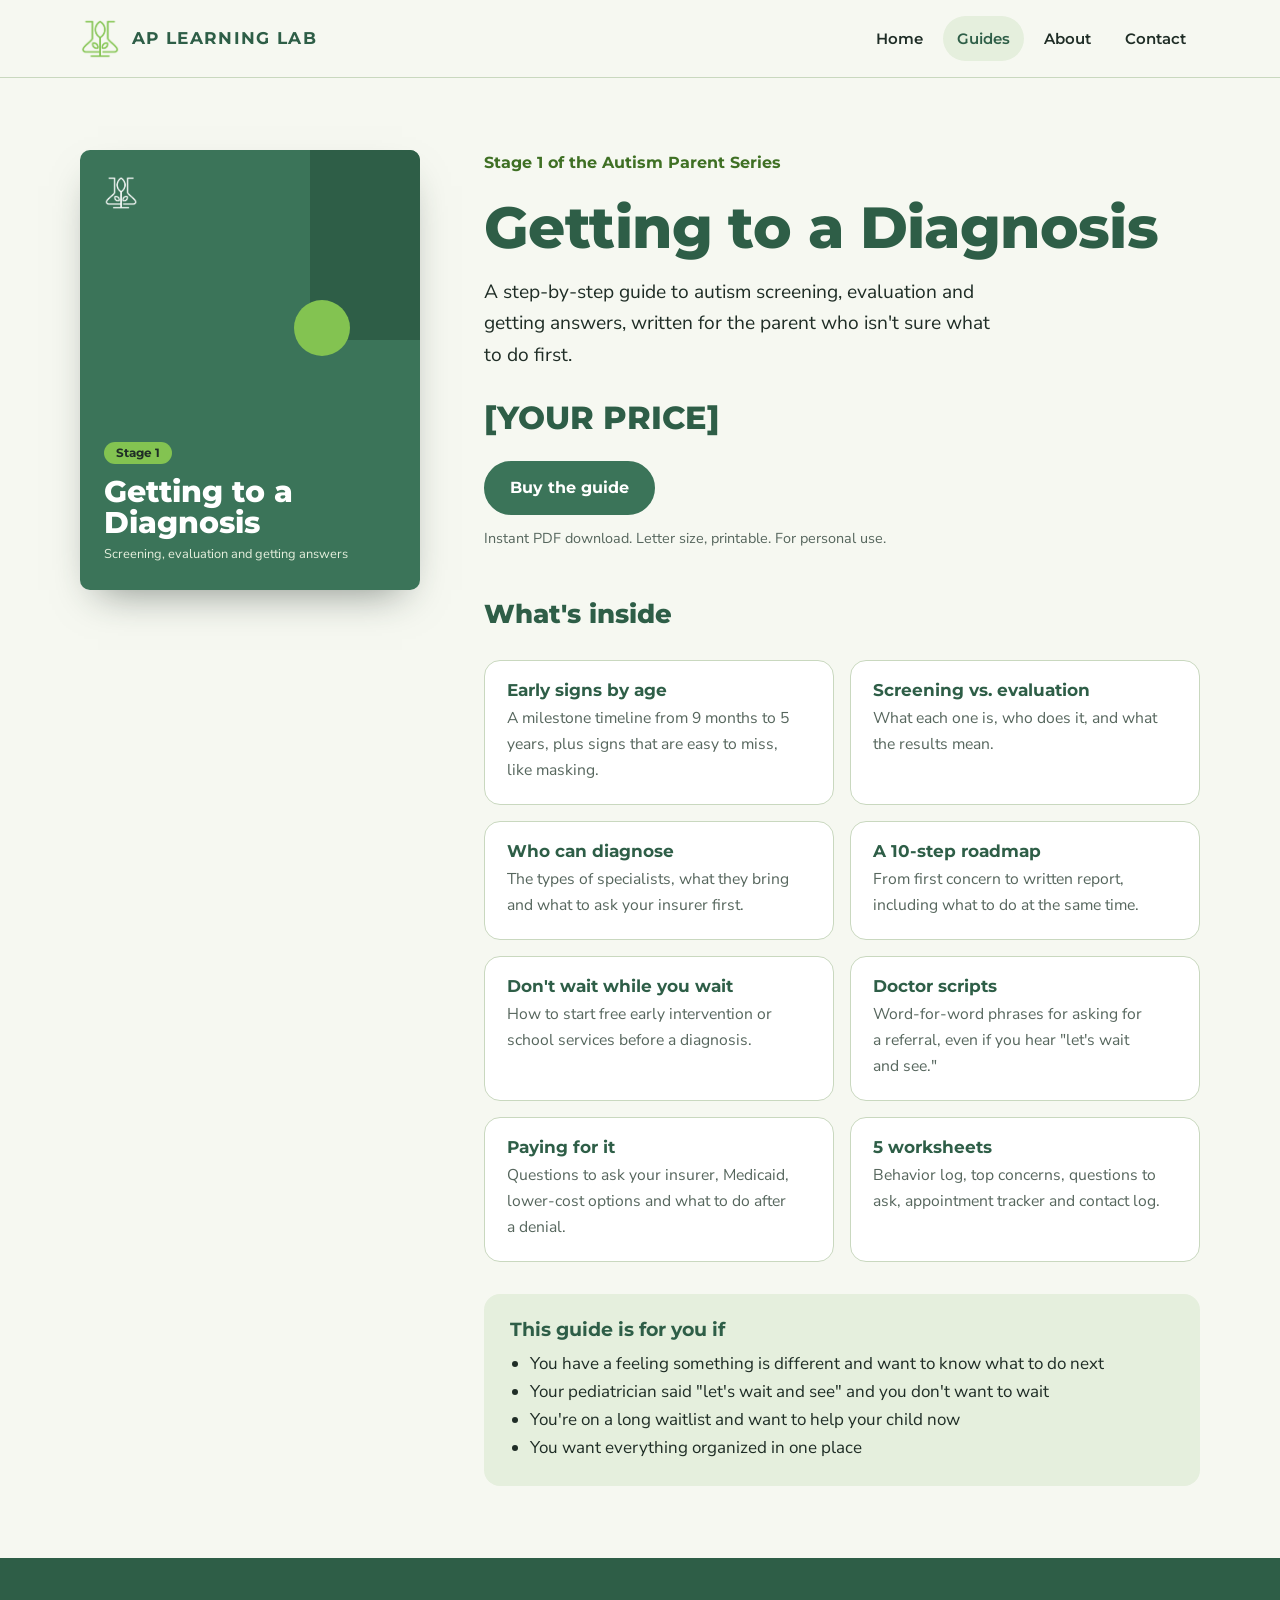
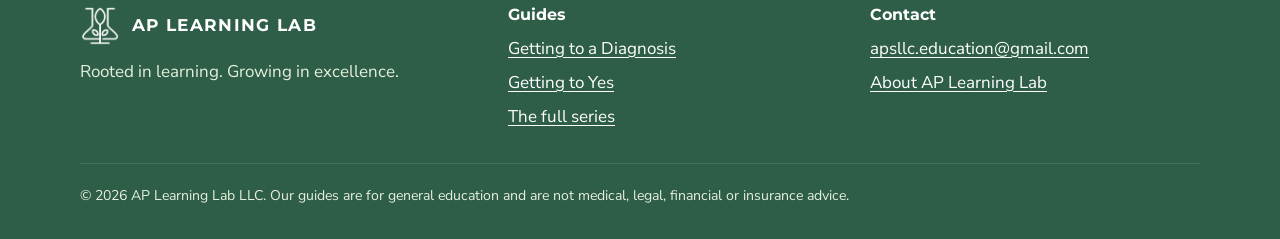
<file: getting-to-a-diagnosis.html>
<!doctype html>
<html lang="en">
<head>
<meta charset="utf-8">
<meta name="viewport" content="width=device-width, initial-scale=1">
<title>Getting to a Diagnosis | AP Learning Lab</title>
<meta name="description" content="A parent's step-by-step guide to autism screening, evaluation and getting answers, with scripts and worksheets.">
<meta property="og:title" content="Getting to a Diagnosis | AP Learning Lab">
<meta property="og:description" content="A parent's step-by-step guide to autism screening, evaluation and getting answers, with scripts and worksheets.">
<link rel="icon" type="image/png" href="favicon.png">
<link rel="apple-touch-icon" href="apple-touch-icon.png">
<link rel="preconnect" href="https://fonts.googleapis.com">
<link rel="preconnect" href="https://fonts.gstatic.com" crossorigin>
<link rel="stylesheet" href="https://fonts.googleapis.com/css2?family=Montserrat:wght@600;700;800&family=Nunito+Sans:ital,wght@0,400;0,600;0,700;1,400&display=swap">
<link rel="stylesheet" href="styles.css">
</head>
<body>
<a class="skip" href="#main">Skip to content</a>
<header class="site-header">
  <div class="wrap">
    <a class="brand" href="index.html"><img src="ap-mark-lime.png" alt=""><span>AP LEARNING LAB</span></a>
    <nav class="nav" aria-label="Main"><a href="index.html">Home</a><a href="index.html#guides" aria-current="page">Guides</a><a href="about.html">About</a><a href="about.html#contact">Contact</a></nav>
  </div>
</header>
<main id="main">

<section class="product-hero">
  <div class="wrap">
    <div class="cover" aria-hidden="true">
  <img class="mark" src="ap-mark-white.png" alt="">
  <div><span class="stage">Stage 1</span><div class="title">Getting to a Diagnosis</div><div class="sub">Screening, evaluation and getting answers</div></div>
</div>
    <div>
      <p class="tagline">Stage 1 of the Autism Parent Series</p>
      <h1>Getting to a Diagnosis</h1>
      <p style="margin-top:16px;font-size:1.2rem;max-width:44ch">A step-by-step guide to autism screening, evaluation and getting answers, written for the parent who isn't sure what to do first.</p>
      <p class="price">[YOUR PRICE]</p>
      <div class="buy-box">
        <!-- BUY BUTTON: replace YOUR-CHECKOUT-LINK below with your Payhip, Gumroad or
             Lemon Squeezy product link, or paste the platform's embed code here.
             See README.md, step 4. -->
        <a class="btn" href="YOUR-CHECKOUT-LINK">Buy the guide</a>
      </div>
      <p class="fine">Instant PDF download. Letter size, printable. For personal use.</p>
      <h2 style="margin-top:48px;font-size:1.6rem">What's inside</h2>
      <div class="inside"><div><h3>Early signs by age</h3><p>A milestone timeline from 9 months to 5 years, plus signs that are easy to miss, like masking.</p></div><div><h3>Screening vs. evaluation</h3><p>What each one is, who does it, and what the results mean.</p></div><div><h3>Who can diagnose</h3><p>The types of specialists, what they bring and what to ask your insurer first.</p></div><div><h3>A 10-step roadmap</h3><p>From first concern to written report, including what to do at the same time.</p></div><div><h3>Don't wait while you wait</h3><p>How to start free early intervention or school services before a diagnosis.</p></div><div><h3>Doctor scripts</h3><p>Word-for-word phrases for asking for a referral, even if you hear "let's wait and see."</p></div><div><h3>Paying for it</h3><p>Questions to ask your insurer, Medicaid, lower-cost options and what to do after a denial.</p></div><div><h3>5 worksheets</h3><p>Behavior log, top concerns, questions to ask, appointment tracker and contact log.</p></div></div>
      <div class="for-whom"><h3>This guide is for you if</h3><ul><li>You have a feeling something is different and want to know what to do next</li><li>Your pediatrician said "let's wait and see" and you don't want to wait</li><li>You're on a long waitlist and want to help your child now</li><li>You want everything organized in one place</li></ul></div>
      
    </div>
  </div>
</section>
</main>
<footer class="site-footer">
  <div class="wrap">
    <div>
      <a class="brand" href="index.html"><img src="ap-mark-white.png" alt=""><span>AP LEARNING LAB</span></a>
      <p style="margin-top:12px">Rooted in learning. Growing in excellence.</p>
    </div>
    <div>
      <h3>Guides</h3>
      <ul>
        <li><a href="getting-to-a-diagnosis.html">Getting to a Diagnosis</a></li>
        <li><a href="getting-to-yes.html">Getting to Yes</a></li>
        <li><a href="index.html#guides">The full series</a></li>
      </ul>
    </div>
    <div>
      <h3>Contact</h3>
      <ul>
        <li><a href="mailto:apsllc.education@gmail.com">apsllc.education@gmail.com</a></li>
        <li><a href="about.html">About AP Learning Lab</a></li>
      </ul>
    </div>
    <p class="legal">© 2026 AP Learning Lab LLC. Our guides are for general education and are not medical, legal, financial or insurance advice.</p>
  </div>
</footer>
</body>
</html>
</file>
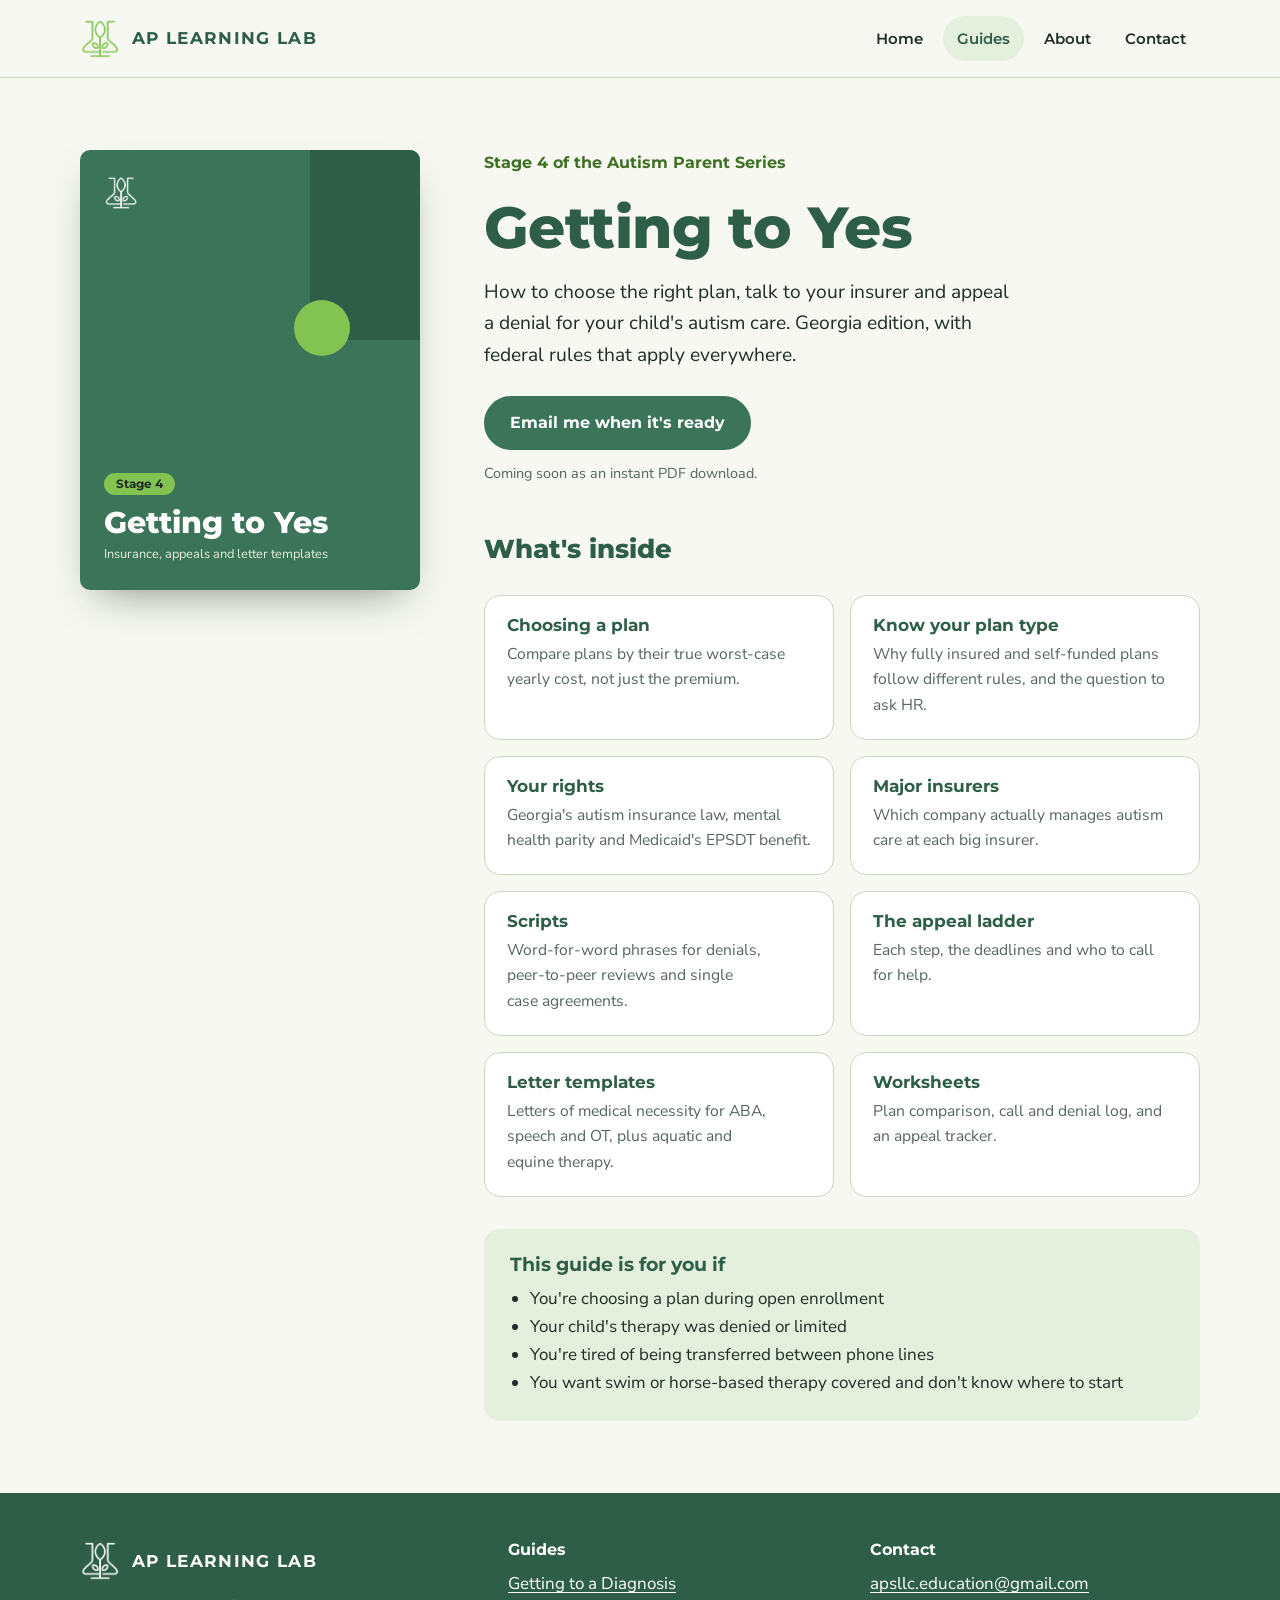
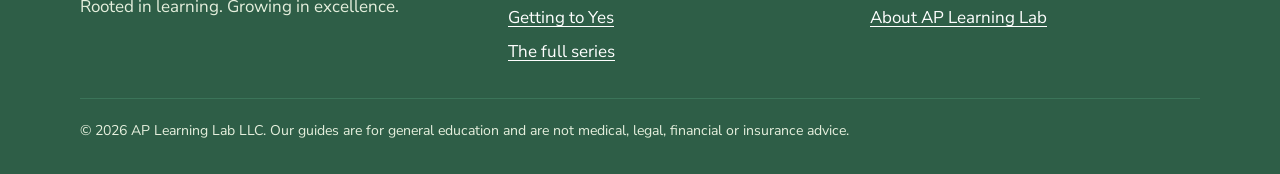
<file: getting-to-yes.html>
<!doctype html>
<html lang="en">
<head>
<meta charset="utf-8">
<meta name="viewport" content="width=device-width, initial-scale=1">
<title>Getting to Yes | AP Learning Lab</title>
<meta name="description" content="A parent's guide to choosing a plan, working with your insurer and appealing denials for autism care.">
<meta property="og:title" content="Getting to Yes | AP Learning Lab">
<meta property="og:description" content="A parent's guide to choosing a plan, working with your insurer and appealing denials for autism care.">
<link rel="icon" type="image/png" href="favicon.png">
<link rel="apple-touch-icon" href="apple-touch-icon.png">
<link rel="preconnect" href="https://fonts.googleapis.com">
<link rel="preconnect" href="https://fonts.gstatic.com" crossorigin>
<link rel="stylesheet" href="https://fonts.googleapis.com/css2?family=Montserrat:wght@600;700;800&family=Nunito+Sans:ital,wght@0,400;0,600;0,700;1,400&display=swap">
<link rel="stylesheet" href="styles.css">
</head>
<body>
<a class="skip" href="#main">Skip to content</a>
<header class="site-header">
  <div class="wrap">
    <a class="brand" href="index.html"><img src="ap-mark-lime.png" alt=""><span>AP LEARNING LAB</span></a>
    <nav class="nav" aria-label="Main"><a href="index.html">Home</a><a href="index.html#guides" aria-current="page">Guides</a><a href="about.html">About</a><a href="about.html#contact">Contact</a></nav>
  </div>
</header>
<main id="main">

<section class="product-hero">
  <div class="wrap">
    <div class="cover" aria-hidden="true">
  <img class="mark" src="ap-mark-white.png" alt="">
  <div><span class="stage">Stage 4</span><div class="title">Getting to Yes</div><div class="sub">Insurance, appeals and letter templates</div></div>
</div>
    <div>
      <p class="tagline">Stage 4 of the Autism Parent Series</p>
      <h1>Getting to Yes</h1>
      <p style="margin-top:16px;font-size:1.2rem;max-width:44ch">How to choose the right plan, talk to your insurer and appeal a denial for your child's autism care. Georgia edition, with federal rules that apply everywhere.</p>
      <div class="buy-box" style="margin-top:24px">
        <!-- When this guide is ready: replace this block with the price and buy button
             from getting-to-a-diagnosis.html. -->
        <a class="btn" href="mailto:apsllc.education@gmail.com?subject=Tell%20me%20when%20Getting%20to%20Yes%20is%20ready">Email me when it's ready</a>
      </div>
      <p class="fine">Coming soon as an instant PDF download.</p>
      <h2 style="margin-top:48px;font-size:1.6rem">What's inside</h2>
      <div class="inside"><div><h3>Choosing a plan</h3><p>Compare plans by their true worst-case yearly cost, not just the premium.</p></div><div><h3>Know your plan type</h3><p>Why fully insured and self-funded plans follow different rules, and the question to ask HR.</p></div><div><h3>Your rights</h3><p>Georgia's autism insurance law, mental health parity and Medicaid's EPSDT benefit.</p></div><div><h3>Major insurers</h3><p>Which company actually manages autism care at each big insurer.</p></div><div><h3>Scripts</h3><p>Word-for-word phrases for denials, peer-to-peer reviews and single case agreements.</p></div><div><h3>The appeal ladder</h3><p>Each step, the deadlines and who to call for help.</p></div><div><h3>Letter templates</h3><p>Letters of medical necessity for ABA, speech and OT, plus aquatic and equine therapy.</p></div><div><h3>Worksheets</h3><p>Plan comparison, call and denial log, and an appeal tracker.</p></div></div>
      <div class="for-whom"><h3>This guide is for you if</h3><ul><li>You're choosing a plan during open enrollment</li><li>Your child's therapy was denied or limited</li><li>You're tired of being transferred between phone lines</li><li>You want swim or horse-based therapy covered and don't know where to start</li></ul></div>
      
    </div>
  </div>
</section>
</main>
<footer class="site-footer">
  <div class="wrap">
    <div>
      <a class="brand" href="index.html"><img src="ap-mark-white.png" alt=""><span>AP LEARNING LAB</span></a>
      <p style="margin-top:12px">Rooted in learning. Growing in excellence.</p>
    </div>
    <div>
      <h3>Guides</h3>
      <ul>
        <li><a href="getting-to-a-diagnosis.html">Getting to a Diagnosis</a></li>
        <li><a href="getting-to-yes.html">Getting to Yes</a></li>
        <li><a href="index.html#guides">The full series</a></li>
      </ul>
    </div>
    <div>
      <h3>Contact</h3>
      <ul>
        <li><a href="mailto:apsllc.education@gmail.com">apsllc.education@gmail.com</a></li>
        <li><a href="about.html">About AP Learning Lab</a></li>
      </ul>
    </div>
    <p class="legal">© 2026 AP Learning Lab LLC. Our guides are for general education and are not medical, legal, financial or insurance advice.</p>
  </div>
</footer>
</body>
</html>
</file>
<file: styles.css>
/* AP Learning Lab — site styles
   Colors and type come from the AP Learning Lab brand system. */

:root {
  --forest: #3B7459;
  --forest-deep: #2E5E47;
  --lime: #83C351;
  --leaf-text: #3F7024;
  --paper: #F6F8F1;
  --sage: #E5EFDD;
  --white: #FFFFFF;
  --ink: #1F2D26;
  --muted: #56665D;
  --line: #C9D8BF;

  --display: "Montserrat", "Avenir Next", "Segoe UI", sans-serif;
  --body: "Nunito Sans", "Segoe UI", "Helvetica Neue", sans-serif;

  --radius: 16px;
  --wrap: 1120px;
}

*, *::before, *::after { box-sizing: border-box; }

html { scroll-behavior: smooth; }
@media (prefers-reduced-motion: reduce) {
  html { scroll-behavior: auto; }
  *, *::before, *::after { transition: none !important; animation: none !important; }
}

body {
  margin: 0;
  background: var(--paper);
  color: var(--ink);
  font-family: var(--body);
  font-size: 1.0625rem;
  line-height: 1.65;
}

img { max-width: 100%; display: block; }

a { color: var(--leaf-text); text-underline-offset: 3px; }
a:hover { color: var(--forest-deep); }

:focus-visible {
  outline: 3px solid var(--lime);
  outline-offset: 3px;
  border-radius: 6px;
}

.wrap { width: min(var(--wrap), 100% - 48px); margin-inline: auto; }

.skip {
  position: absolute; left: -999px; top: 8px;
  background: var(--forest-deep); color: var(--white); padding: 10px 16px; border-radius: 8px; z-index: 10;
}
.skip:focus { left: 8px; }

h1, h2, h3 { font-family: var(--display); color: var(--forest-deep); line-height: 1.15; margin: 0; text-wrap: balance; }
h1 { font-size: clamp(2.25rem, 5vw, 3.6rem); font-weight: 800; letter-spacing: -0.01em; }
h2 { font-size: clamp(1.6rem, 3vw, 2.2rem); font-weight: 800; }
h3 { font-size: 1.2rem; font-weight: 700; }
p { margin: 0; text-wrap: pretty; }

/* Header */
.site-header { background: var(--paper); border-bottom: 1px solid var(--line); }
.site-header .wrap { display: flex; align-items: center; justify-content: space-between; gap: 16px; padding-block: 16px; flex-wrap: wrap; }
.brand { display: flex; align-items: center; gap: 12px; text-decoration: none; color: var(--forest-deep); }
.brand img { width: 40px; height: 40px; }
.brand span { font-family: var(--display); font-weight: 700; font-size: 1.05rem; letter-spacing: 0.08em; }
.nav { display: flex; gap: 6px; flex-wrap: wrap; }
.nav a {
  font-family: var(--display); font-weight: 600; font-size: 0.95rem;
  color: var(--ink); text-decoration: none; padding: 10px 14px; border-radius: 999px;
}
.nav a:hover { background: var(--sage); color: var(--forest-deep); }
.nav a[aria-current="page"] { background: var(--sage); color: var(--forest-deep); }

/* Buttons */
.btn {
  display: inline-flex; align-items: center; justify-content: center; gap: 8px;
  min-height: 48px; padding: 12px 24px; border-radius: 999px;
  font-family: var(--display); font-weight: 700; font-size: 1rem; text-decoration: none;
  background: var(--forest); color: var(--white); border: 2px solid var(--forest);
}
.btn:hover { background: var(--forest-deep); border-color: var(--forest-deep); color: var(--white); }
.btn-lime { background: var(--lime); border-color: var(--lime); color: var(--ink); }
.btn-lime:hover { background: #95CF68; border-color: #95CF68; color: var(--ink); }
.btn-ghost { background: transparent; color: var(--forest-deep); border-color: var(--forest); }
.btn-ghost:hover { background: var(--sage); color: var(--forest-deep); border-color: var(--forest); }
.btn-on-dark { background: transparent; color: var(--white); border-color: var(--sage); }
.btn-on-dark:hover { background: var(--forest-deep); color: var(--white); border-color: var(--white); }

/* Hero */
.hero { padding-block: clamp(48px, 8vw, 96px) clamp(40px, 6vw, 72px); }
.hero .wrap { display: grid; grid-template-columns: 1.1fr 0.9fr; gap: clamp(32px, 5vw, 72px); align-items: center; }
.hero p.lead { font-size: 1.25rem; line-height: 1.6; max-width: 34ch; margin-top: 20px; color: var(--ink); }
.hero .actions { display: flex; gap: 12px; flex-wrap: wrap; margin-top: 32px; }
.tagline { font-family: var(--display); font-weight: 700; color: var(--leaf-text); font-size: 1rem; margin-bottom: 18px; }

/* Guide cover mockups (drawn in CSS so they match the printed guides) */
.cover-stack { position: relative; height: 460px; }
.cover {
  position: absolute; width: 300px; aspect-ratio: 8.5 / 11; border-radius: 10px;
  background: var(--forest); color: var(--white); padding: 26px 24px; overflow: hidden;
  display: flex; flex-direction: column; justify-content: space-between;
  box-shadow: 0 18px 40px -18px rgba(31, 45, 38, 0.55);
}
.cover::before {
  content: ""; position: absolute; right: -60px; top: -40px; width: 170px; height: 230px;
  background: var(--forest-deep); border-radius: 28px;
}
.cover::after {
  content: ""; position: absolute; right: 70px; top: 150px; width: 56px; height: 56px;
  background: var(--lime); border-radius: 999px;
}
.cover > * { position: relative; z-index: 1; }
.cover .mark { width: 34px; height: 34px; }
.cover .stage {
  align-self: flex-start; background: var(--lime); color: var(--ink); border-radius: 999px;
  padding: 4px 12px; font-family: var(--display); font-weight: 700; font-size: 0.72rem;
}
.cover .title { font-family: var(--display); font-weight: 800; font-size: 1.85rem; line-height: 1.05; margin-top: 10px; color: var(--white); }
.cover .sub { font-size: 0.8rem; line-height: 1.4; margin-top: 8px; color: var(--sage); }
.cover-stack .cover:nth-child(1) { left: 0; top: 40px; transform: rotate(-5deg); }
.cover-stack .cover:nth-child(2) { right: 0; top: 0; transform: rotate(4deg); }

/* The path: the series as a growing stem */
.path-section { background: var(--white); border-block: 1px solid var(--line); padding-block: clamp(56px, 8vw, 96px); }
.section-head { max-width: 640px; margin-bottom: 40px; }
.section-head p { margin-top: 12px; color: var(--muted); font-size: 1.1rem; }

.path { list-style: none; margin: 0; padding: 0; position: relative; }
.path::before {
  content: ""; position: absolute; left: 27px; top: 10px; bottom: 10px; width: 4px;
  background: var(--lime); border-radius: 4px;
}
.stage-row { position: relative; display: grid; grid-template-columns: 58px 1fr auto; gap: 20px; align-items: center; padding-block: 14px; }
.stage-row + .stage-row { border-top: 1px solid var(--sage); }
.node {
  position: relative; z-index: 1; width: 58px; height: 58px; border-radius: 999px;
  display: flex; align-items: center; justify-content: center;
  font-family: var(--display); font-weight: 800; font-size: 1.15rem;
  background: var(--white); color: var(--forest-deep); border: 3px solid var(--lime);
}
.stage-row.is-ready .node { background: var(--forest); color: var(--white); border-color: var(--forest); }
.stage-row h3 { font-size: 1.15rem; }
.stage-row p { color: var(--muted); font-size: 0.98rem; margin-top: 2px; }
.status {
  font-family: var(--display); font-weight: 700; font-size: 0.85rem; white-space: nowrap;
  padding: 6px 14px; border-radius: 999px; background: var(--sage); color: var(--forest-deep);
}
.stage-row.is-ready .status { background: var(--lime); color: var(--ink); text-decoration: none; }
.stage-row.is-ready a.status:hover { background: #95CF68; }

/* Feature band */
.band { padding-block: clamp(56px, 8vw, 96px); }
.feature { display: grid; grid-template-columns: 300px 1fr; gap: clamp(32px, 5vw, 64px); align-items: center; }
.feature .cover { position: relative; }
.feature ul { margin: 20px 0 0; padding: 0; list-style: none; display: grid; gap: 10px; }
.feature li { padding-left: 28px; position: relative; }
.feature li::before {
  content: ""; position: absolute; left: 4px; top: 0.6em; width: 10px; height: 10px; border-radius: 999px; background: var(--lime);
}
.feature .actions { display: flex; gap: 12px; flex-wrap: wrap; margin-top: 28px; }

/* Dark callout */
.callout { background: var(--forest); color: var(--white); border-radius: 24px; padding: clamp(32px, 5vw, 56px); display: grid; grid-template-columns: 1fr auto; gap: 24px; align-items: center; }
.callout h2 { color: var(--white); }
.callout p { margin-top: 10px; color: var(--sage); max-width: 52ch; }

/* About strip */
.about-strip { display: grid; grid-template-columns: auto 1fr; gap: 32px; align-items: start; }
.about-strip img { width: 96px; height: 96px; }
.about-strip p + p { margin-top: 14px; }

/* Product page */
.product-hero { padding-block: clamp(40px, 6vw, 72px); }
.product-hero .wrap { display: grid; grid-template-columns: 340px 1fr; gap: clamp(32px, 5vw, 72px); align-items: start; }
.product-hero .cover { position: sticky; top: 24px; width: 100%; }
.price { font-family: var(--display); font-weight: 800; font-size: 2rem; color: var(--forest-deep); margin-top: 20px; }
.buy-box { margin-top: 16px; display: flex; gap: 12px; flex-wrap: wrap; align-items: center; }
.fine { font-size: 0.9rem; color: var(--muted); margin-top: 12px; }
.inside { display: grid; grid-template-columns: repeat(2, 1fr); gap: 16px; margin-top: 32px; }
.inside div { background: var(--white); border: 1px solid var(--line); border-radius: var(--radius); padding: 20px 22px; }
.inside h3 { font-size: 1.05rem; }
.inside p { margin-top: 6px; font-size: 0.98rem; color: var(--muted); }
.for-whom { background: var(--sage); border-radius: var(--radius); padding: 24px 26px; margin-top: 32px; }
.for-whom ul { margin: 10px 0 0; padding-left: 20px; }

/* Prose pages */
.prose { max-width: 680px; padding-block: clamp(40px, 6vw, 72px); }
.prose h1 { margin-bottom: 20px; }
.prose h2 { font-size: 1.5rem; margin-top: 40px; margin-bottom: 10px; }
.prose p + p { margin-top: 14px; }

/* Footer */
.site-footer { background: var(--forest-deep); color: var(--sage); padding-block: 48px 32px; margin-top: 0; }
.site-footer .wrap { display: grid; grid-template-columns: 1.2fr 1fr 1fr; gap: 32px; }
.site-footer a { color: var(--white); }
.site-footer .brand { color: var(--white); }
.site-footer h3 { color: var(--white); font-size: 1rem; margin-bottom: 10px; }
.site-footer ul { list-style: none; margin: 0; padding: 0; display: grid; gap: 6px; }
.site-footer .legal { grid-column: 1 / -1; border-top: 1px solid var(--forest); padding-top: 20px; font-size: 0.88rem; }

/* Responsive */
@media (max-width: 860px) {
  .hero .wrap, .feature, .product-hero .wrap, .callout, .site-footer .wrap { grid-template-columns: 1fr; }
  .cover-stack { height: 400px; max-width: 420px; }
  .cover-stack .cover { width: 250px; }
  .feature .cover, .product-hero .cover { max-width: 300px; position: relative; top: 0; }
  .inside { grid-template-columns: 1fr; }
}
@media (max-width: 560px) {
  .stage-row { grid-template-columns: 58px 1fr; }
  .stage-row .status { grid-column: 2; justify-self: start; }
  .about-strip { grid-template-columns: 1fr; }
  .cover-stack { height: 360px; }
  .cover-stack .cover { width: 210px; }
}
</file>
